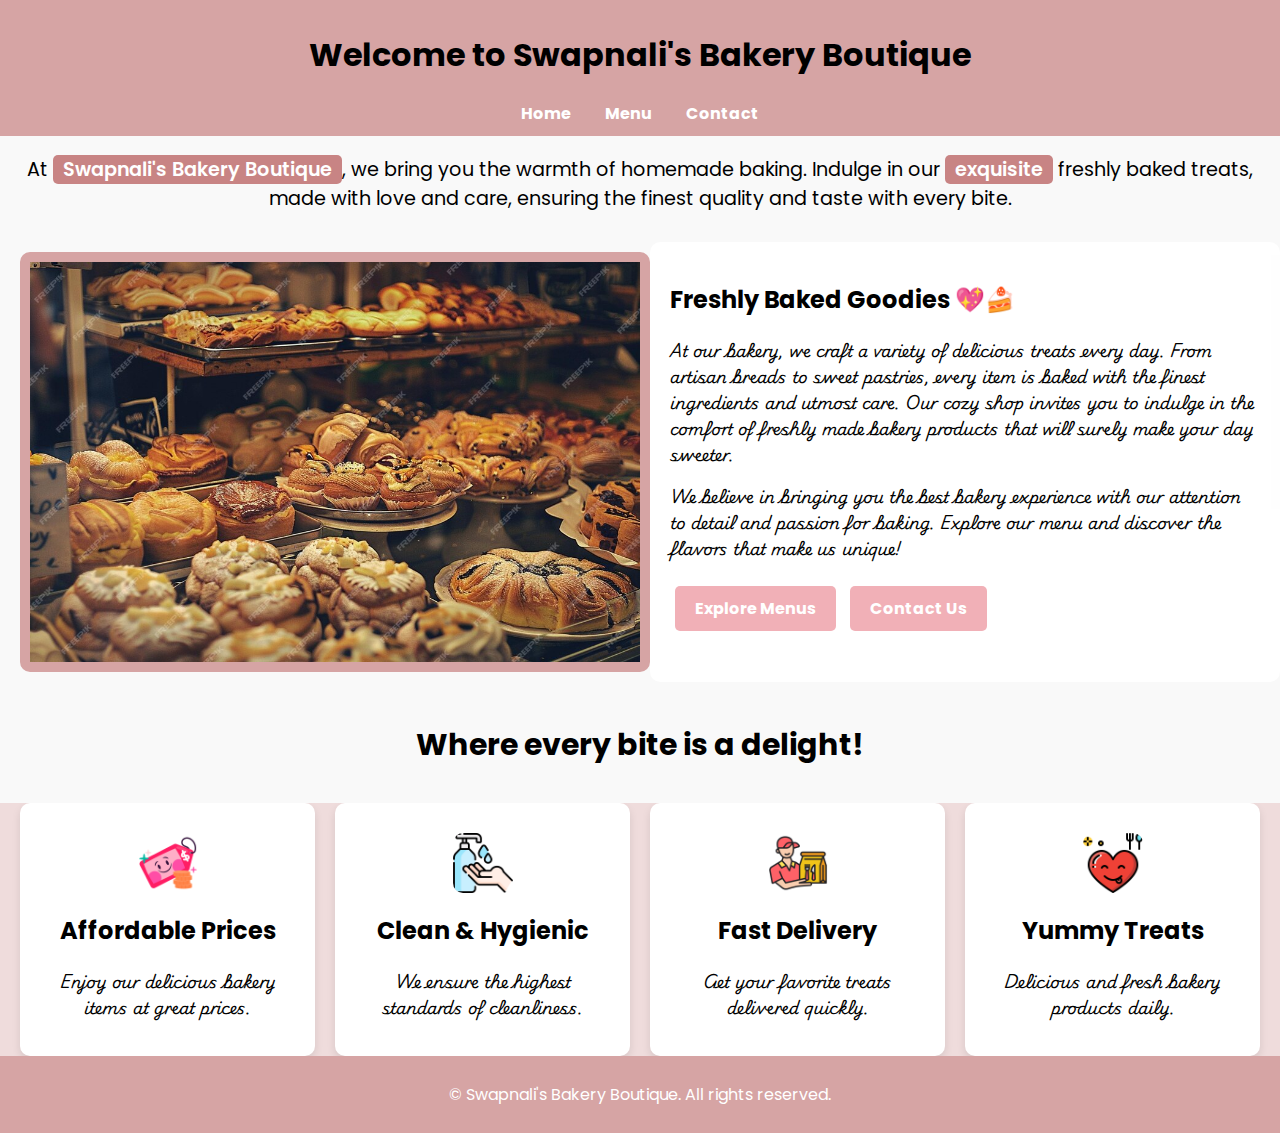
<file: index.html>
<!DOCTYPE html>
<html lang="en">

<head>
    <meta charset="UTF-8">
    <meta name="viewport" content="width=device-width, initial-scale=1.0">
    <title>Bakery - Home</title>
    <link rel="icon" href="images/favicon.jpg" type="image/png">
    <link rel="stylesheet" href="css/index.css">
    <link rel="stylesheet" href="css/style.css">
    <link href="https://fonts.googleapis.com/css2?family=Poppins:wght@300;400;600&display=swap" rel="stylesheet">
</head>

<body>
    <header>
        <h1>Welcome to Swapnali's Bakery Boutique</h1>
        <nav>
            <a href="index.html">Home</a>
            <a href="menu.html">Menu</a>
            <a href="contact.html">Contact</a>
        </nav>
    </header>

    <p class="text-center">
        At <span class="subtitle-highlight">Swapnali's Bakery Boutique</span>, we bring you the warmth of homemade baking. Indulge in our <span class="subtitle-highlight">exquisite</span> freshly baked treats, made with love and care, ensuring the finest quality and taste with every bite.
    </p>
    
    

    <main>
        <section class="hero">
            <div class="hero-left hero-left ">
                <img src="images/index-bg-left.jpg" alt="Bakery Interior Left">
            </div>

            <div class="hero-text">
                <h2>Freshly Baked Goodies 💖🍰</h2>
                <p class="playwright">At our bakery, we craft a variety of delicious treats every day. From artisan breads to sweet pastries, every item is baked with the finest ingredients and utmost care. Our cozy shop invites you to indulge in the comfort of freshly made bakery products that will surely make your day sweeter.</p>
                <p class="playwright">We believe in bringing you the best bakery experience with our attention to detail and passion for baking. Explore our menu and discover the flavors that make us unique!</p>
                <div class="buttons">
                    <a href="menu.html" class="btn">Explore Menus</a>
                    <a href="contact.html" class="btn">Contact Us</a>
                </div>
            </div>
        </section>

        <div class="delight">
            <p><b>Where every bite is a delight!</b></p>
        </div>

        <section class="cards">
            <div class="card">
                <img src="images/index-card-price.png" alt="Price">
                <h2>Affordable Prices</h2>
                <p class="playwright">Enjoy our delicious bakery items at great prices.</p>
            </div>
            <div class="card">
                <img src="images/index-card-hygiene.png" alt="Hygiene">
                <h2>Clean & Hygienic</h2>
                <p class="playwright">We ensure the highest standards of cleanliness.</p>
            </div>
            <div class="card">
                <img src="images/index-card-delivery.png" alt="Delivery">
                <h2>Fast Delivery</h2>
                <p class="playwright">Get your favorite treats delivered quickly.</p>
            </div>
            <div class="card">
                <img src="images/index-card-yummy.png" alt="Yummy">
                <h2>Yummy Treats</h2>
                <p class="playwright">Delicious and fresh bakery products daily.</p>
            </div>
        </section>
    </main>

    <footer>
        <p>&copy; Swapnali's Bakery Boutique. All rights reserved.</p>
    </footer>
</body>

</html>
</file>
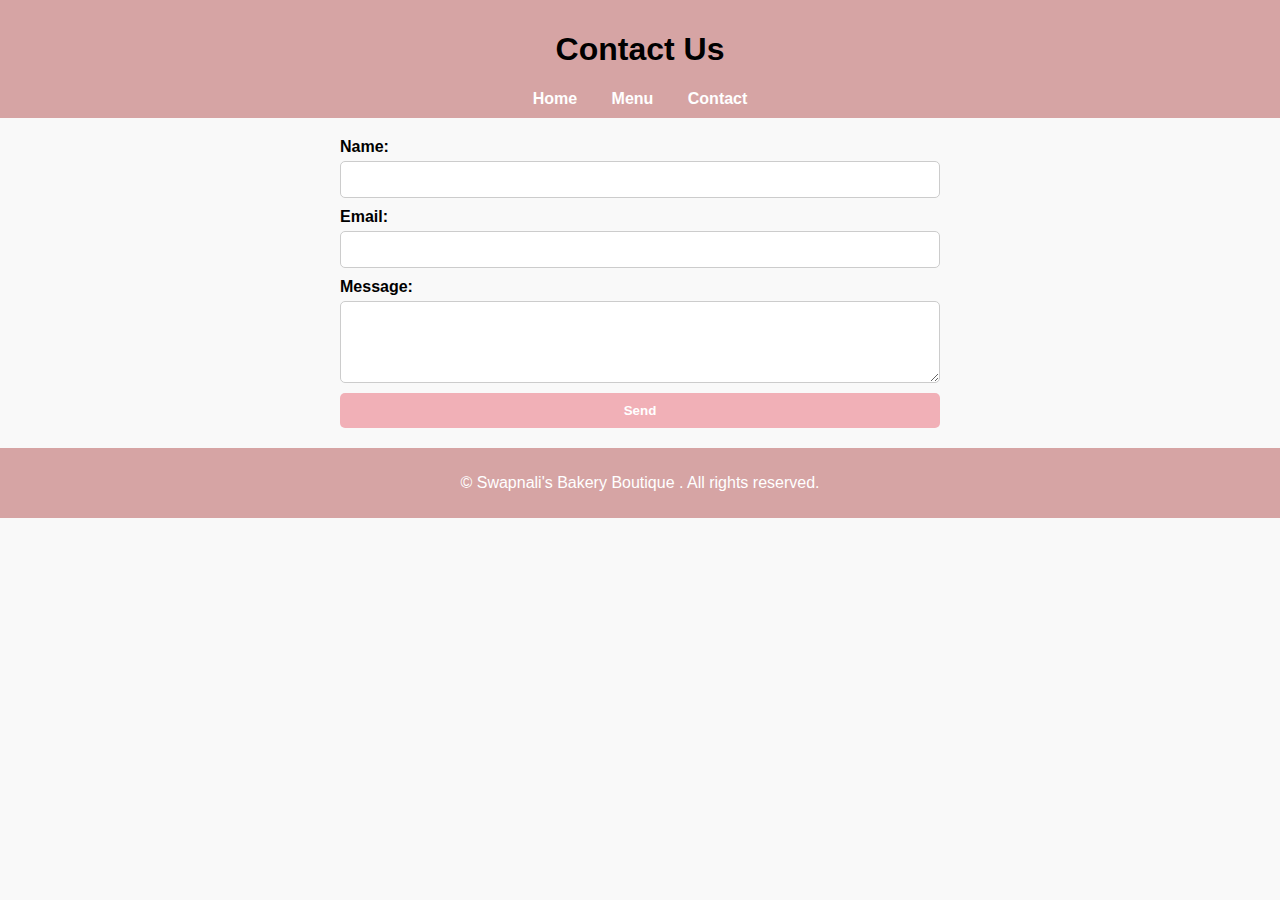
<file: contact.html>
<!DOCTYPE html>
<html lang="en">
<head>
    <meta charset="UTF-8">
    <meta name="viewport" content="width=device-width, initial-scale=1.0">
    <title>Bakery - Contact</title>
    <link rel="icon" href="images/favicon.jpg" type="image/png">
    <link rel="stylesheet" href="css/contact.css">
    <link rel="stylesheet" href="css/style.css">
</head>
<body>
    <header>
        <h1>Contact Us</h1>
        <nav>
            <a href="index.html">Home</a>
            <a href="menu.html">Menu</a>
            <a href="contact.html">Contact</a>
        </nav>
    </header>

    <main>
        <section class="contact-form">
            <form action="#" method="post">
                <label for="name">Name:</label>
                <input type="text" id="name" name="name" required>
                
                <label for="email">Email:</label>
                <input type="email" id="email" name="email" required>

                <label for="message">Message:</label>
                <textarea id="message" name="message" rows="4" required></textarea>

                <button type="submit">Send</button>
            </form>
        </section>
    </main>

    <footer>
        <p>&copy; Swapnali's Bakery Boutique
            . All rights reserved.</p>
    </footer>
</body>
</html>
</file>
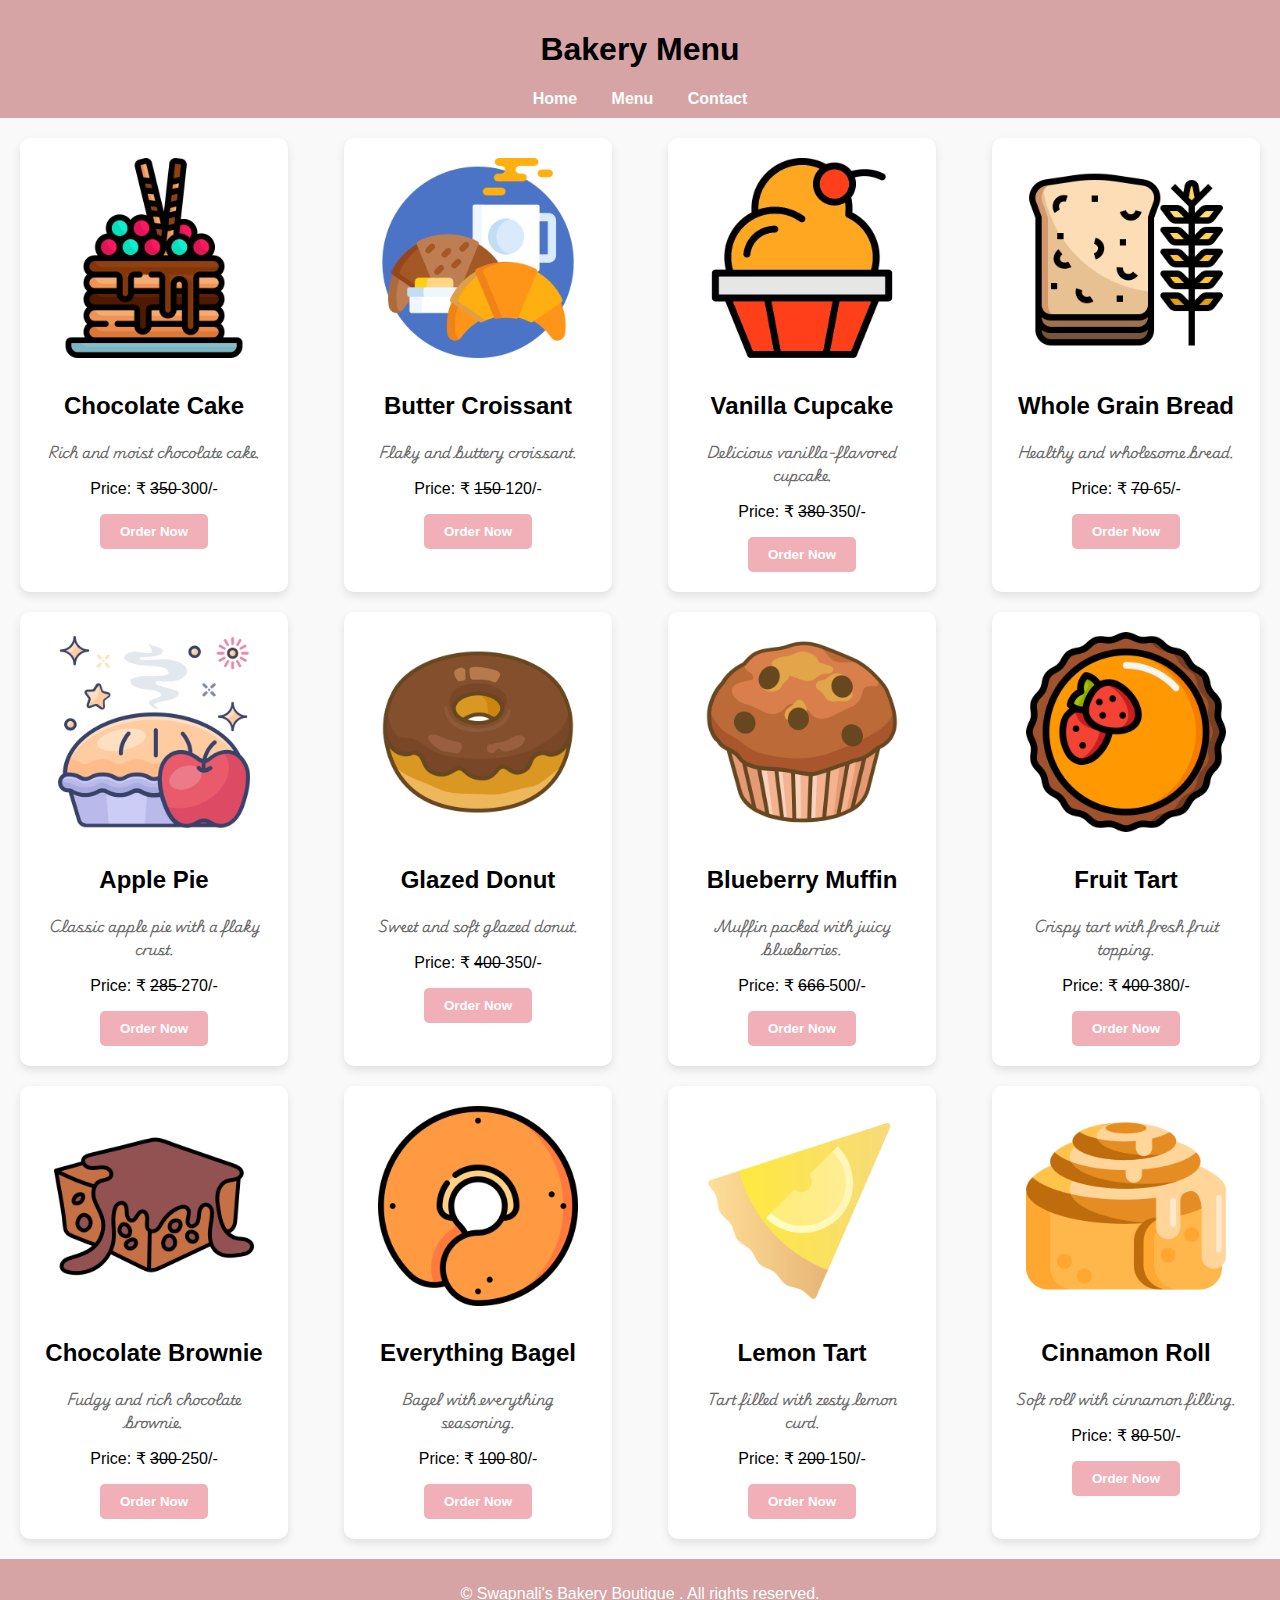
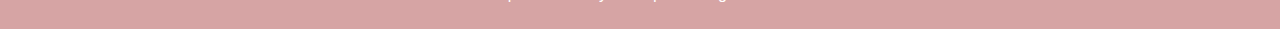
<file: menu.html>
<!DOCTYPE html>
<html lang="en">
<head>
    <meta charset="UTF-8">
    <meta name="viewport" content="width=device-width, initial-scale=1.0">
    <title>Bakery - Menu</title>
    <link rel="icon" href="images/favicon.jpg" type="image/png">
    <link rel="stylesheet" href="css/menus.css">
    <link rel="stylesheet" href="css/style.css">
</head>
<body>
    <header>
        <h1>Bakery Menu</h1>
        <nav>
            <a href="index.html">Home</a>
            <a href="menu.html">Menu</a>
            <a href="contact.html">Contact</a>
        </nav>
    </header>

    <main>
        <section class="menu-items">
            <div class="product-card">
                <img src="images/menu-item1.png" alt="Chocolate Cake">
                <h2>Chocolate Cake</h2>
                <p class="description playwright">Rich and moist chocolate cake.</p>
                <p>Price: ₹ <del>350 </del>300/-</p>
                <button class="order-button">Order Now</button>
            </div>
            <div class="product-card">
                <img src="images/menu-item2.png" alt="Butter Croissant">
                <h2>Butter Croissant</h2>
                <p class="description playwright">Flaky and buttery croissant.</p>
                <p>Price: ₹ <del>150 </del>120/-</p>
                <button class="order-button">Order Now</button>
            </div>
            <div class="product-card">
                <img src="images/menu-item3.png" alt="Vanilla Cupcake">
                <h2>Vanilla Cupcake</h2>
                <p class="description playwright">Delicious vanilla-flavored cupcake.</p>
                <p>Price: ₹ <del>380 </del>350/-</p>
                <button class="order-button">Order Now</button>
            </div>
            <div class="product-card">
                <img src="images/menu-item4.png" alt="Whole Grain Bread">
                <h2>Whole Grain Bread</h2>
                <p class="description playwright">Healthy and wholesome bread.</p>
                <p>Price: ₹ <del>70 </del>65/-</p>
                <button class="order-button">Order Now</button>
            </div>
            <div class="product-card">
                <img src="images/menu-item5.png" alt="Apple Pie">
                <h2>Apple Pie</h2>
                <p class="description playwright">Classic apple pie with a flaky crust.</p>
                <p>Price: ₹ <del>285 </del>270/-</p>
                <button class="order-button">Order Now</button>
            </div>
            <div class="product-card">
                <img src="images/menu-item6.png" alt="Glazed Donut">
                <h2>Glazed Donut</h2>
                <p class="description playwright">Sweet and soft glazed donut.</p>
                <p>Price: ₹ <del>400 </del>350/-</p>
                <button class="order-button">Order Now</button>
            </div>
            <div class="product-card">
                <img src="images/menu-item7.png" alt="Blueberry Muffin">
                <h2>Blueberry Muffin</h2>
                <p class="description playwright">Muffin packed with juicy blueberries.</p>
                <p>Price: ₹ <del>666 </del>500/-</p>
                <button class="order-button">Order Now</button>
            </div>
            <div class="product-card">
                <img src="images/menu-item8.png" alt="Fruit Tart">
                <h2>Fruit Tart</h2>
                <p class="description playwright">Crispy tart with fresh fruit topping.</p>
                <p>Price: ₹ <del>400 </del>380/-</p>
                <button class="order-button">Order Now</button>
            </div>
            <div class="product-card">
                <img src="images/menu-item9.png" alt="Chocolate Brownie">
                <h2>Chocolate Brownie</h2>
                <p class="description playwright">Fudgy and rich chocolate brownie.</p>
                <p>Price: ₹ <del>300 </del>250/-</p>
                <button class="order-button">Order Now</button>
            </div>
            <div class="product-card">
                <img src="images/menu-item10.png" alt="Everything Bagel">
                <h2>Everything Bagel</h2>
                <p class="description playwright">Bagel with everything seasoning.</p>
                <p>Price: ₹ <del>100 </del>80/-</p>
                <button class="order-button">Order Now</button>
            </div>
            <!-- Add two more menu items -->
            <div class="product-card">
                <img src="images/menu-item11.png" alt="Lemon Tart">
                <h2>Lemon Tart</h2>
                <p class="description playwright">Tart filled with zesty lemon curd.</p>
                <p>Price: ₹ <del>200 </del>150/-</p>
                <button class="order-button">Order Now</button>
            </div>
            <div class="product-card">
                <img src="images/menu-item12.png" alt="Cinnamon Roll">
                <h2>Cinnamon Roll</h2>
                <p class="description playwright">Soft roll with cinnamon filling.</p>
                <p>Price: ₹ <del>80 </del>50/-</p>
                <button class="order-button">Order Now</button>
            </div>
        </section>
    </main>

    <footer>
        <p>&copy; Swapnali's Bakery Boutique
            . All rights reserved.</p>
    </footer>
</body>
</html>
</file>
<file: css/index.css>
body {
    font-family: 'Poppins', Arial, sans-serif;
    margin: 0;
    padding: 0;
    background-color: #f9f9f9;
}

header {
    background-color: #d6a4a4;
    padding: 10px;
    text-align: center;
}

nav a {
    margin: 0 15px;
    text-decoration: none;
    color: #fff;
    font-weight: bold;
}

.text-center {
    text-align: center;
    font-weight: 400;
    font-size: 1.2rem;
}

.subtitle-highlight {
    background-color:  #c88484;
    padding: 1px 10px;
    border-radius: 5px;
    font-weight: 600;
    color: #fff;
}


.main {
    padding: 20px;
}

.delight {
    text-align: center;
    color: black;
    font-size: 30px;
    padding-bottom: 5px;
    border-radius: 10px;
    position: relative;
}

.hero {
    display: flex;
    justify-content: space-between;
    align-items: center;
    margin-bottom: 20px;
}

.hero-left {
    padding-left: 20px; /* Add padding on the left */
    padding-right: 20px; /* Add padding on the right */
    align-items: center;
}

.hero-left img {
    width: 100%; /* Ensure the image adjusts to the container width */
    max-width: 710px; /* Reduce max-width slightly to create more space */
    height: 400px;
    border: 10px solid #d6a4a4;
    border-radius: 10px;
    display: block;
    margin: 20px auto;
    
}


.hero-text {
    background: rgba(255, 255, 255, 0.9);
    padding: 20px;
    border-radius: 10px;
    width: 600px;
    height: 400px;
}

.buttons {
    margin-top: 20px;
}

.btn {
    display: inline-block;
    padding: 10px 20px;
    margin: 5px;
    background-color: #f1b0b7;
    color: #fff;
    text-decoration: none;
    border-radius: 5px;
    font-weight: bold;
    transition: background-color 0.3s ease;
}

.btn:hover {
    background-color: #d6a4a4;
}

.cards {
    background-color: #efdcdc;
    display: flex;
    justify-content: space-between;
    gap: 20px;
    overflow-x: auto;
    box-shadow: box-shadow: 0 4px 8px rgba(0, 0, 0, 0.1);
    padding-left: 20px; 
    padding-right: 20px;
}

.card {
    width: 24%;
    background-color: #fff;
    border-radius: 10px;
    box-shadow: 0 4px 8px rgba(0, 0, 0, 0.1);
    padding: 20px;
    text-align: center;
    transition: transform 0.3s ease, box-shadow 0.3s ease;
}

.card img {
    height: 60px;
    border-radius: 10px;
    margin: 10px auto;
    display: block;
}

.card:hover {
    transform: translateY(-10px);
    box-shadow: 0 8px 16px rgba(0, 0, 0, 0.2);
}

footer {
    background-color: #d6a4a4;
    padding: 10px;
    text-align: center;
    color: #fff;
}
</file>
<file: css/style.css>
@import url('https://fonts.googleapis.com/css2?family=Arsenal+SC:ital,wght@0,400;0,700;1,400;1,700&family=Cedarville+Cursive&family=Grey+Qo&family=Playwrite+DK+Loopet:wght@100..400&display=swap');


.playwright{
    font-family: "Playwrite DK Loopet", cursive;
}

@media (max-width: 768px) {
    img {
        max-width: 100%;
        height: auto;
    }
}
</file>
<file: css/contact.css>
body {
    font-family: Arial, sans-serif;
    margin: 0;
    padding: 0;
    background-color: #f9f9f9;
}

header {
    background-color: #d6a4a4;
    padding: 10px;
    text-align: center;
}

nav a {
    margin: 0 15px;
    text-decoration: none;
    color: #fff;
    font-weight: bold;
}

main {
    padding: 20px;
}

.contact-form {
    max-width: 600px;
    margin: auto;
}

form {
    display: flex;
    flex-direction: column;
}

label {
    margin-bottom: 5px;
    font-weight: bold;
}

input, textarea {
    margin-bottom: 10px;
    padding: 10px;
    border-radius: 5px;
    border: 1px solid #ccc;
}

button {
    padding: 10px 20px;
    border: none;
    background-color: #f1b0b7;
    color: #fff;
    border-radius: 5px;
    cursor: pointer;
    font-weight: bold;
    transition: background-color 0.3s ease;
}

button:hover {
    background-color: #d6a4a4;
}

footer {
    background-color: #d6a4a4;
    padding: 10px;
    text-align: center;
    color: #fff;
}
</file>
<file: css/menus.css>
body {
    font-family: Arial, sans-serif;
    margin: 0;
    padding: 0;
    background-color: #f9f9f9;
}

header {
    background-color: #d6a4a4;
    padding: 10px;
    text-align: center;
}

nav a {
    margin: 0 15px;
    text-decoration: none;
    color: #fff;
    font-weight: bold;
}

main {
    padding: 20px;
}

.menu-items {
    display: flex;
    flex-wrap: wrap;
    gap: 20px;
    justify-content: space-between;
}

.product-card {
    width: calc(20% - 20px); /* Adjust width to fit 5 items per row */
    background-color: #fff;
    border-radius: 10px;
    box-shadow: 0 4px 8px rgba(0, 0, 0, 0.1);
    padding: 20px;
    text-align: center;
    transition: transform 0.3s ease, box-shadow 0.3s ease;
}

.product-card:hover {
    transform: scale(1.05);
    box-shadow: 0 6px 12px rgba(0, 0, 0, 0.2);
}

.product-card img {
    width: 200px;
    border-radius: 10px;
    margin-bottom: 10px;
}

.product-card .description {
    font-size: 14px;
    color: #666;
    margin-bottom: 10px;
}

.order-button {
    background-color: #f1b0b7;
    color: #fff;
    border: none;
    padding: 10px 20px;
    border-radius: 5px;
    cursor: pointer;
    font-weight: bold;
    transition: background-color 0.3s ease, transform 0.3s ease;
}

.order-button:hover {
    background-color: #d6a4a4;
    transform: scale(1.1);
    border-radius: 15px;
}

footer {
    background-color: #d6a4a4;
    padding: 10px;
    text-align: center;
    color: #fff;
}
</file>
